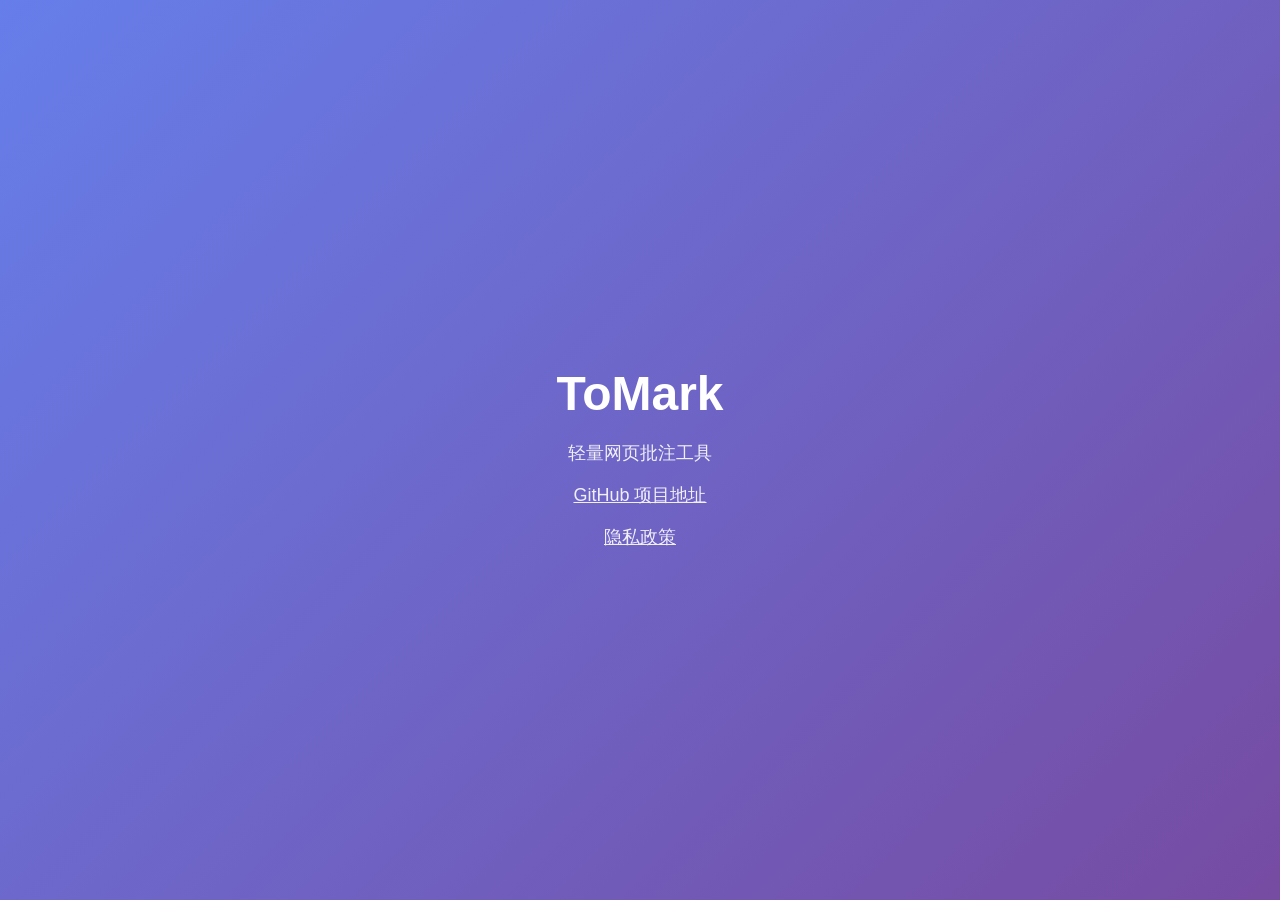
<file: index.html>
<!DOCTYPE html>
<html lang="zh-CN">
<head>
    <meta charset="UTF-8">
    <meta name="viewport" content="width=device-width, initial-scale=1.0">
    <title>ToMark - 轻量网页批注工具</title>
    <style>
        body {
            font-family: -apple-system, BlinkMacSystemFont, sans-serif;
            display: flex;
            justify-content: center;
            align-items: center;
            min-height: 100vh;
            margin: 0;
            background: linear-gradient(135deg, #667eea 0%, #764ba2 100%);
        }
        .container {
            text-align: center;
            color: white;
        }
        h1 {
            font-size: 48px;
            margin-bottom: 20px;
        }
        p {
            font-size: 18px;
            opacity: 0.9;
        }
        a {
            color: white;
            text-decoration: underline;
        }
    </style>
</head>
<body>
    <div class="container">
        <h1>ToMark</h1>
        <p>轻量网页批注工具</p>
        <p><a href="https://github.com/hobsonYan/ToMark">GitHub 项目地址</a></p>
        <p><a href="privacy.html">隐私政策</a></p>
    </div>
</body>
</html>
</file>
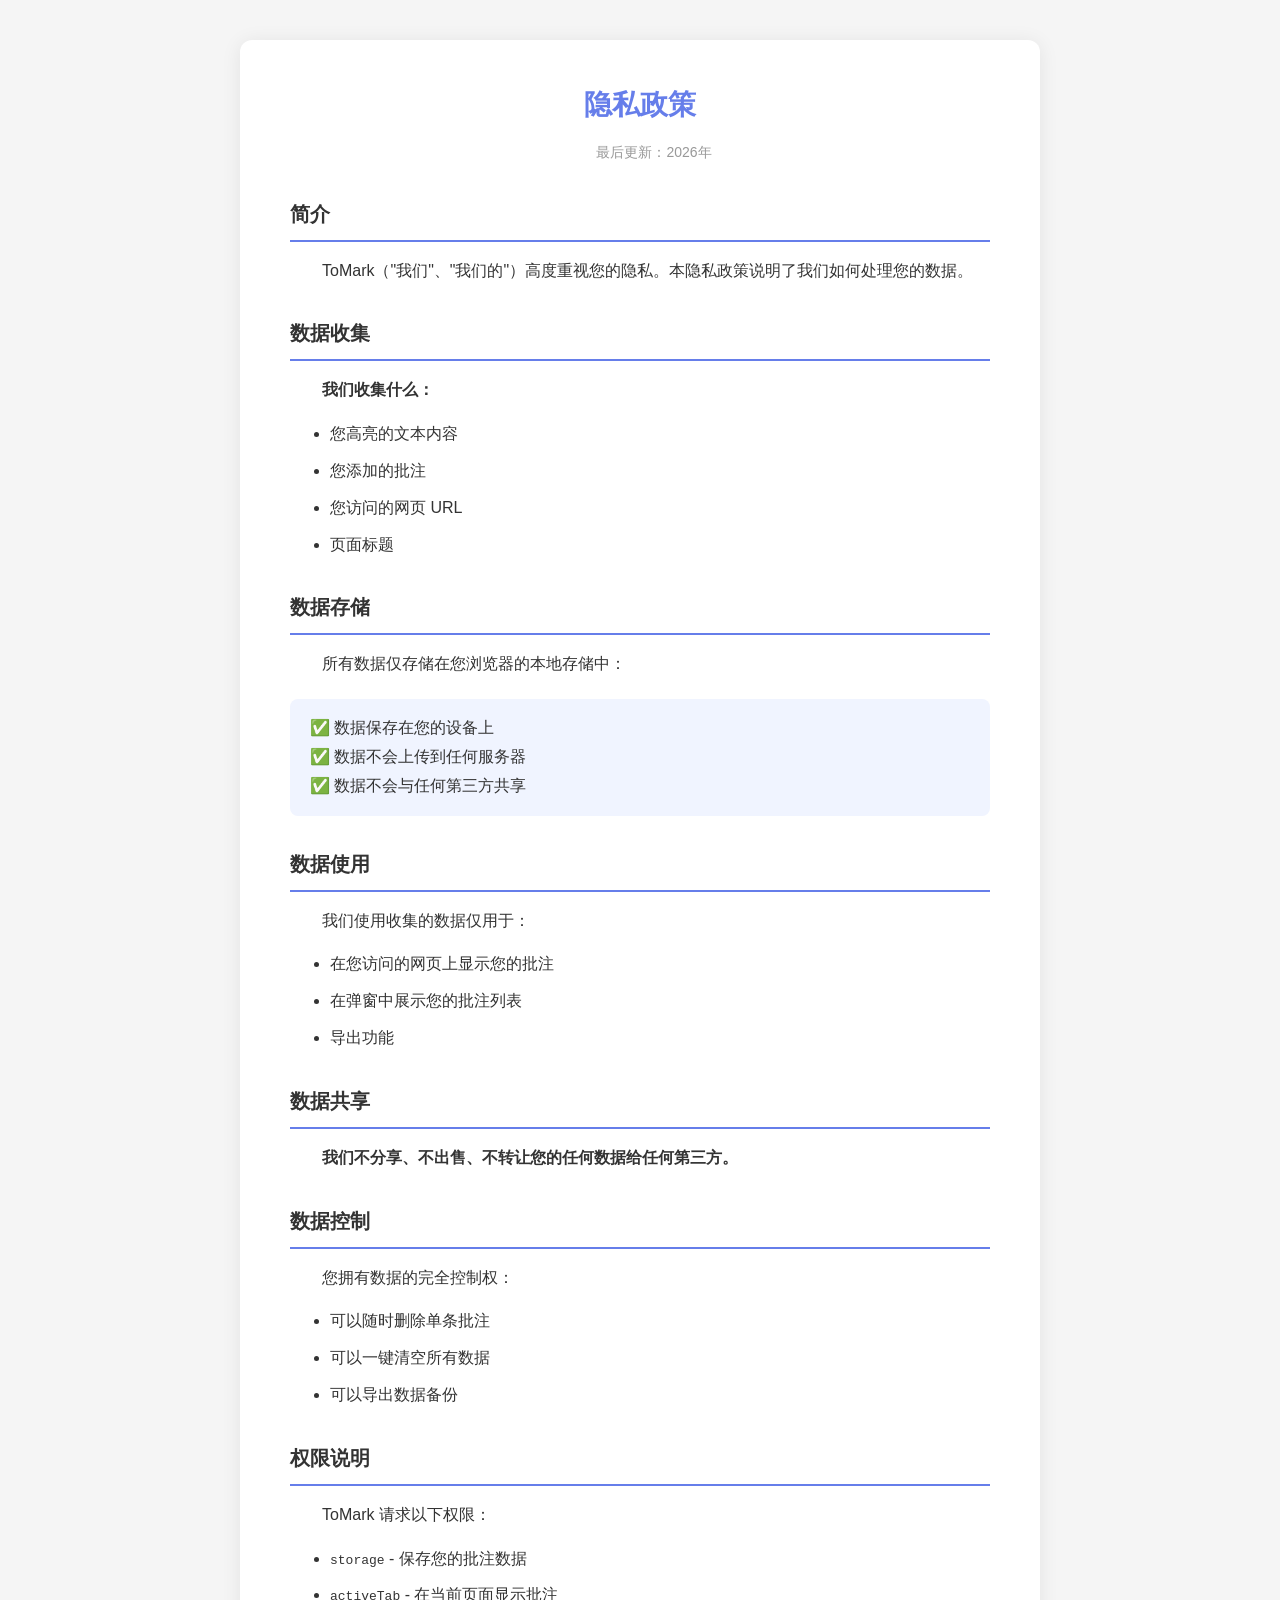
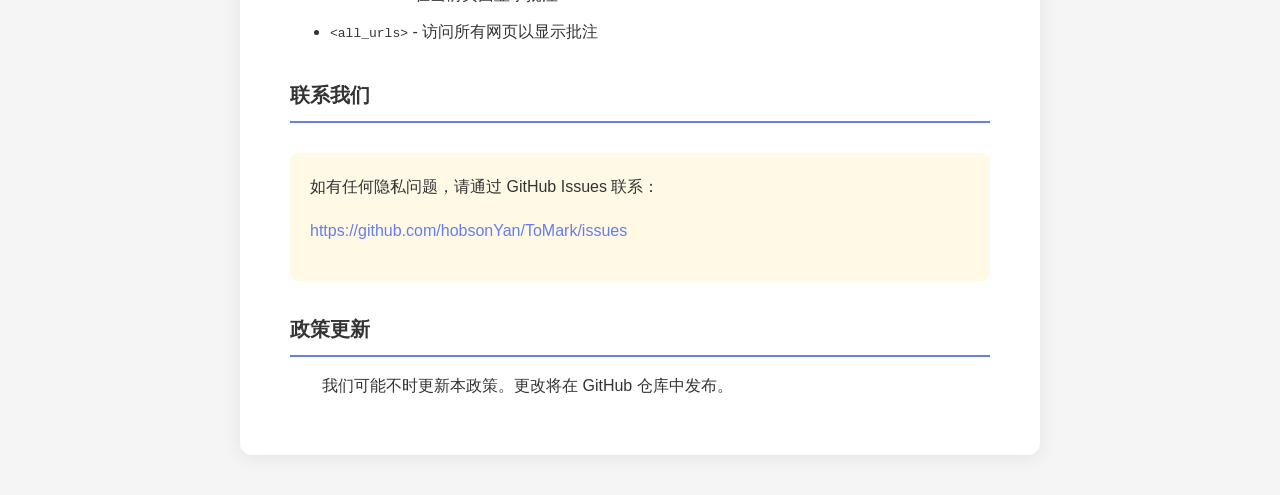
<file: privacy.html>
<!DOCTYPE html>
<html lang="zh-CN">
<head>
    <meta charset="UTF-8">
    <meta name="viewport" content="width=device-width, initial-scale=1.0">
    <title>隐私政策 - ToMark</title>
    <style>
        * {
            margin: 0;
            padding: 0;
            box-sizing: border-box;
        }
        body {
            font-family: -apple-system, BlinkMacSystemFont, 'Segoe UI', 'PingFang SC', 'Hiragino Sans GB', 'Microsoft YaHei', sans-serif;
            line-height: 1.8;
            color: #333;
            background: #f5f5f5;
            padding: 40px 20px;
        }
        .container {
            max-width: 800px;
            margin: 0 auto;
            background: white;
            padding: 40px 50px;
            border-radius: 12px;
            box-shadow: 0 2px 20px rgba(0,0,0,0.08);
        }
        h1 {
            font-size: 28px;
            color: #667eea;
            margin-bottom: 10px;
            text-align: center;
        }
        .update {
            text-align: center;
            color: #999;
            font-size: 14px;
            margin-bottom: 30px;
        }
        h2 {
            font-size: 20px;
            color: #333;
            margin: 30px 0 15px;
            padding-bottom: 8px;
            border-bottom: 2px solid #667eea;
        }
        p {
            margin-bottom: 15px;
            text-indent: 2em;
        }
        ul {
            margin: 15px 0 15px 40px;
        }
        li {
            margin-bottom: 8px;
        }
        .highlight {
            background: #f0f4ff;
            padding: 15px 20px;
            border-radius: 8px;
            margin: 20px 0;
        }
        .highlight p {
            text-indent: 0;
            margin: 0;
        }
        .contact {
            background: #fff9e6;
            padding: 20px;
            border-radius: 8px;
            margin-top: 30px;
        }
        .contact p {
            text-indent: 0;
        }
        a {
            color: #667eea;
            text-decoration: none;
        }
        a:hover {
            text-decoration: underline;
        }
    </style>
</head>
<body>
    <div class="container">
        <h1>隐私政策</h1>
        <p class="update">最后更新：2026年</p>

        <h2>简介</h2>
        <p>ToMark（"我们"、"我们的"）高度重视您的隐私。本隐私政策说明了我们如何处理您的数据。</p>

        <h2>数据收集</h2>
        <p><strong>我们收集什么：</strong></p>
        <ul>
            <li>您高亮的文本内容</li>
            <li>您添加的批注</li>
            <li>您访问的网页 URL</li>
            <li>页面标题</li>
        </ul>

        <h2>数据存储</h2>
        <p>所有数据仅存储在您浏览器的本地存储中：</p>
        <div class="highlight">
            <p>✅ 数据保存在您的设备上<br>
            ✅ 数据不会上传到任何服务器<br>
            ✅ 数据不会与任何第三方共享</p>
        </div>

        <h2>数据使用</h2>
        <p>我们使用收集的数据仅用于：</p>
        <ul>
            <li>在您访问的网页上显示您的批注</li>
            <li>在弹窗中展示您的批注列表</li>
            <li>导出功能</li>
        </ul>

        <h2>数据共享</h2>
        <p><strong>我们不分享、不出售、不转让您的任何数据给任何第三方。</strong></p>

        <h2>数据控制</h2>
        <p>您拥有数据的完全控制权：</p>
        <ul>
            <li>可以随时删除单条批注</li>
            <li>可以一键清空所有数据</li>
            <li>可以导出数据备份</li>
        </ul>

        <h2>权限说明</h2>
        <p>ToMark 请求以下权限：</p>
        <ul>
            <li><code>storage</code> - 保存您的批注数据</li>
            <li><code>activeTab</code> - 在当前页面显示批注</li>
            <li><code>&lt;all_urls&gt;</code> - 访问所有网页以显示批注</li>
        </ul>

        <h2>联系我们</h2>
        <div class="contact">
            <p>如有任何隐私问题，请通过 GitHub Issues 联系：</p>
            <p><a href="https://github.com/hobsonYan/ToMark/issues">https://github.com/hobsonYan/ToMark/issues</a></p>
        </div>

        <h2>政策更新</h2>
        <p>我们可能不时更新本政策。更改将在 GitHub 仓库中发布。</p>
    </div>
</body>
</html>
</file>
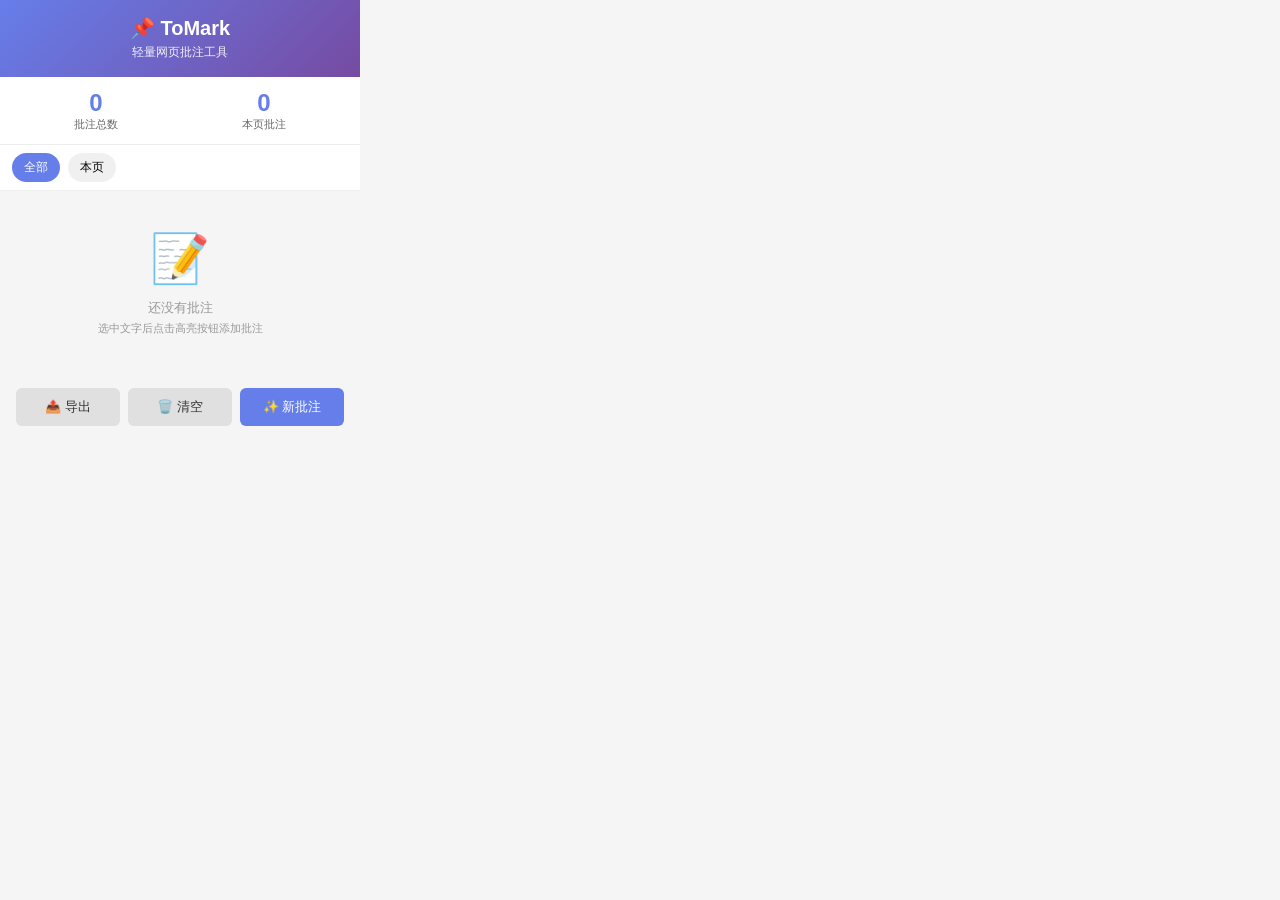
<file: popup/popup.html>
<!DOCTYPE html>
<html lang="zh-CN">
<head>
  <meta charset="UTF-8">
  <meta name="viewport" content="width=device-width, initial-scale=1.0">
  <title>ToMark</title>
  <style>
    * {
      margin: 0;
      padding: 0;
      box-sizing: border-box;
    }
    
    body {
      font-family: -apple-system, BlinkMacSystemFont, 'Segoe UI', Roboto, sans-serif;
      width: 360px;
      min-height: 400px;
      background: #f5f5f5;
    }
    
    .header {
      background: linear-gradient(135deg, #667eea 0%, #764ba2 100%);
      color: white;
      padding: 16px;
      text-align: center;
    }
    
    .header h1 {
      font-size: 20px;
      margin-bottom: 4px;
    }
    
    .header p {
      font-size: 12px;
      opacity: 0.9;
    }
    
    .stats {
      display: flex;
      justify-content: space-around;
      padding: 12px;
      background: white;
      border-bottom: 1px solid #eee;
    }
    
    .stat {
      text-align: center;
    }
    
    .stat-value {
      font-size: 24px;
      font-weight: bold;
      color: #667eea;
    }
    
    .stat-label {
      font-size: 11px;
      color: #666;
    }
    
    .section-title {
      padding: 12px 16px 8px;
      font-size: 13px;
      font-weight: 600;
      color: #333;
    }
    
    .highlights-list {
      max-height: 300px;
      overflow-y: auto;
    }
    
    .highlight-item {
      background: white;
      margin: 0 12px 8px;
      padding: 12px;
      border-radius: 8px;
      cursor: pointer;
      transition: transform 0.2s;
    }
    
    .highlight-item:hover {
      transform: translateX(4px);
    }
    
    .highlight-text {
      font-size: 13px;
      color: #333;
      margin-bottom: 6px;
      display: -webkit-box;
      -webkit-line-clamp: 2;
      -webkit-box-orient: vertical;
      overflow: hidden;
    }
    
    .highlight-meta {
      display: flex;
      justify-content: space-between;
      align-items: center;
      font-size: 11px;
      color: #999;
    }
    
    .highlight-color {
      width: 12px;
      height: 12px;
      border-radius: 50%;
      display: inline-block;
    }
    
    .highlight-note {
      background: #fff9e6;
      padding: 8px;
      border-radius: 4px;
      margin-top: 8px;
      font-size: 12px;
      color: #666;
    }
    
    .actions {
      padding: 12px 16px;
      display: flex;
      gap: 8px;
    }
    
    .btn {
      flex: 1;
      padding: 10px;
      border: none;
      border-radius: 6px;
      font-size: 13px;
      cursor: pointer;
      transition: opacity 0.2s;
    }
    
    .btn:hover {
      opacity: 0.9;
    }
    
    .btn-primary {
      background: #667eea;
      color: white;
    }
    
    .btn-secondary {
      background: #e0e0e0;
      color: #333;
    }
    
    .empty-state {
      text-align: center;
      padding: 40px 20px;
      color: #999;
    }
    
    .empty-state .icon {
      font-size: 48px;
      margin-bottom: 12px;
    }
    
    .empty-state p {
      font-size: 13px;
    }
    
    .filter-tabs {
      display: flex;
      padding: 8px 12px;
      gap: 8px;
      background: white;
      border-bottom: 1px solid #eee;
    }
    
    .filter-tab {
      padding: 6px 12px;
      border-radius: 16px;
      font-size: 12px;
      background: #f0f0f0;
      border: none;
      cursor: pointer;
    }
    
    .filter-tab.active {
      background: #667eea;
      color: white;
    }
  </style>
</head>
<body>
  <div class="header">
    <h1>📌 ToMark</h1>
    <p>轻量网页批注工具</p>
  </div>
  
  <div class="stats">
    <div class="stat">
      <div class="stat-value" id="totalCount">0</div>
      <div class="stat-label">批注总数</div>
    </div>
    <div class="stat">
      <div class="stat-value" id="pageCount">0</div>
      <div class="stat-label">本页批注</div>
    </div>
  </div>
  
  <div class="filter-tabs">
    <button class="filter-tab active" data-filter="all">全部</button>
    <button class="filter-tab" data-filter="current">本页</button>
  </div>
  
  <div class="highlights-list" id="highlightsList">
    <div class="empty-state">
      <div class="icon">📝</div>
      <p>还没有批注</p>
      <p style="font-size:11px;margin-top:4px;">选中文字后点击高亮按钮添加批注</p>
    </div>
  </div>
  
  <div class="actions">
    <button class="btn btn-secondary" id="exportBtn">📤 导出</button>
    <button class="btn btn-secondary" id="clearBtn">🗑️ 清空</button>
    <button class="btn btn-primary" id="newBtn">✨ 新批注</button>
  </div>
  
  <script src="popup.js"></script>
</body>
</html>
</file>
